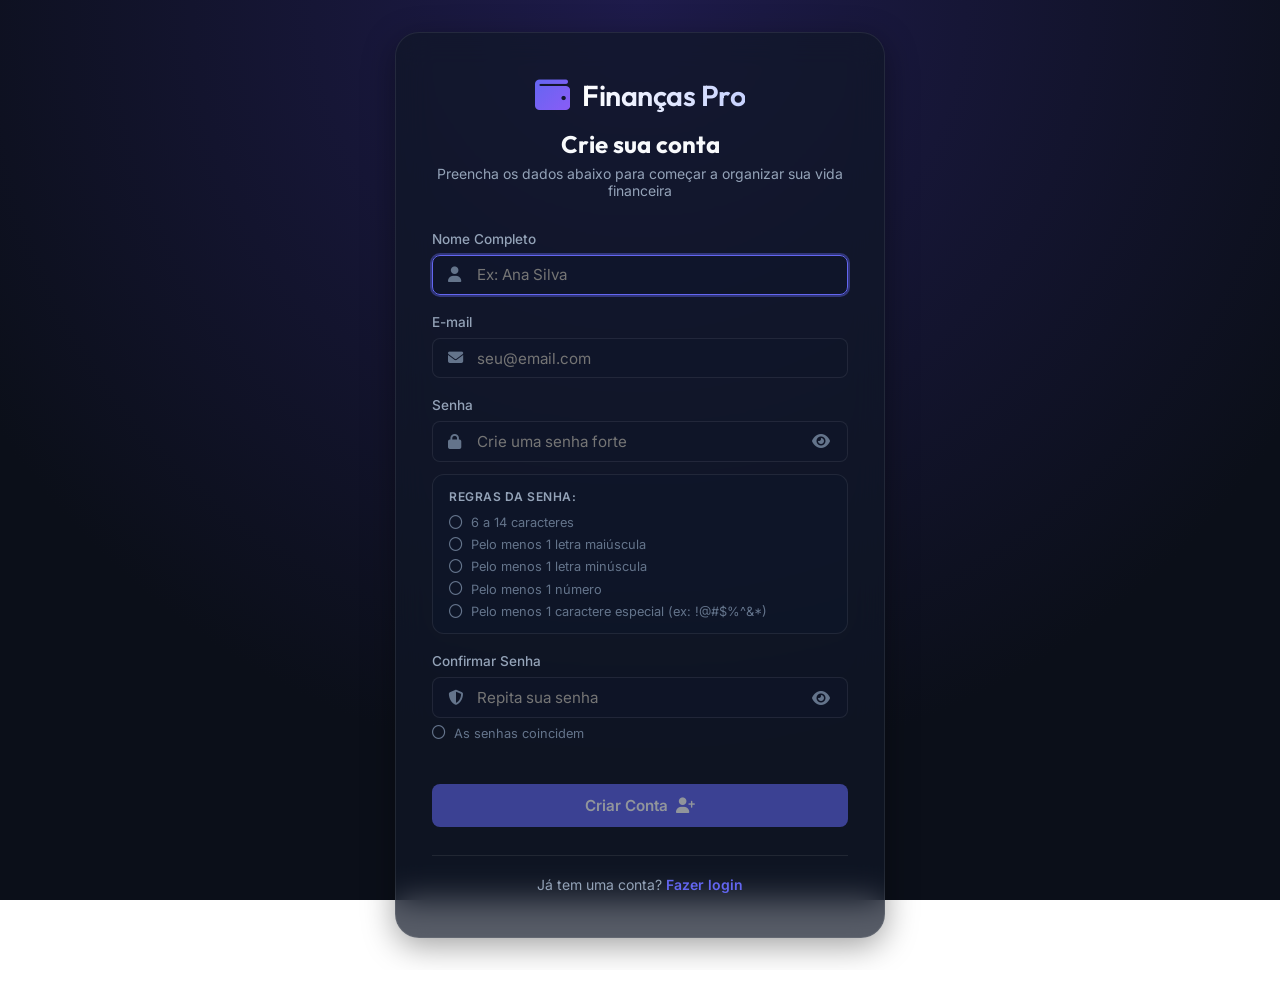
<file: templates/cadastro.html>
<!DOCTYPE html>
<html lang="pt-BR">
<head>
    <meta charset="UTF-8">
    <meta name="viewport" content="width=device-width, initial-scale=1.0">
    <meta name="description" content="Cadastre-se no Finanças Pro. Comece hoje a gerenciar seus gastos, ganhos e metas com inteligência e praticidade.">
    <title>Finanças Pro | Cadastro</title>
    <!-- Google Fonts -->
    <link rel="preconnect" href="https://fonts.googleapis.com">
    <link rel="preconnect" href="https://fonts.gstatic.com" crossorigin>
    <!-- CSS Estilos -->
    <link rel="stylesheet" href="/static/css/style.css">
    <!-- FontAwesome para ícones -->
    <link rel="stylesheet" href="https://cdnjs.cloudflare.com/ajax/libs/font-awesome/6.4.0/css/all.min.css" crossorigin="anonymous" referrerpolicy="no-referrer" />
</head>
<body>
    <div class="auth-wrapper">
        <div class="auth-card glass-panel" style="max-width: 490px;">
            <div class="auth-header">
                <a href="/login" class="auth-brand">
                    <i class="fa-solid fa-wallet brand-icon"></i>
                    <span class="brand-name">Finanças Pro</span>
                </a>
                <h1 class="auth-title">Crie sua conta</h1>
                <p class="auth-subtitle">Preencha os dados abaixo para começar a organizar sua vida financeira</p>
            </div>

            <!-- Alerta de Erro -->
            <div id="auth-error" class="auth-alert auth-alert-error" style="display: none;">
                <i class="fa-solid fa-circle-exclamation"></i>
                <div id="auth-error-text" style="flex: 1;"></div>
            </div>

            <form id="form-cadastro" onsubmit="handleCadastro(event)">
                <div class="form-group">
                    <label for="nome">Nome Completo</label>
                    <div class="input-wrapper">
                        <i class="fa-solid fa-user input-icon"></i>
                        <input
                            type="text"
                            id="nome"
                            name="nome"
                            class="input-field"
                            placeholder="Ex: Ana Silva"
                            required
                            minlength="2"
                            autocomplete="name"
                            autofocus
                            oninput="validateFormState()"
                        >
                    </div>
                </div>

                <div class="form-group">
                    <label for="email">E-mail</label>
                    <div class="input-wrapper">
                        <i class="fa-solid fa-envelope input-icon"></i>
                        <input
                            type="email"
                            id="email"
                            name="email"
                            class="input-field"
                            placeholder="seu@email.com"
                            required
                            autocomplete="email"
                            oninput="validateFormState()"
                        >
                    </div>
                </div>

                <div class="form-group">
                    <label for="senha">Senha</label>
                    <div class="input-wrapper">
                        <i class="fa-solid fa-lock input-icon"></i>
                        <input
                            type="password"
                            id="senha"
                            name="senha"
                            class="input-field"
                            placeholder="Crie uma senha forte"
                            required
                            autocomplete="new-password"
                            oninput="onPasswordInput()"
                        >
                        <button
                            type="button"
                            class="toggle-password"
                            onclick="togglePasswordVisibility('senha', this)"
                            aria-label="Mostrar ou ocultar senha"
                            title="Mostrar ou ocultar senha"
                        >
                            <i class="fa-solid fa-eye"></i>
                        </button>
                    </div>

                    <!-- Checklist em Tempo Real -->
                    <div class="password-checklist">
                        <div class="password-checklist-header">Regras da Senha:</div>
                        <div id="rule-length" class="rule-item">
                            <i class="fa-regular fa-circle"></i>
                            <span>6 a 14 caracteres</span>
                        </div>
                        <div id="rule-uppercase" class="rule-item">
                            <i class="fa-regular fa-circle"></i>
                            <span>Pelo menos 1 letra maiúscula</span>
                        </div>
                        <div id="rule-lowercase" class="rule-item">
                            <i class="fa-regular fa-circle"></i>
                            <span>Pelo menos 1 letra minúscula</span>
                        </div>
                        <div id="rule-number" class="rule-item">
                            <i class="fa-regular fa-circle"></i>
                            <span>Pelo menos 1 número</span>
                        </div>
                        <div id="rule-special" class="rule-item">
                            <i class="fa-regular fa-circle"></i>
                            <span>Pelo menos 1 caractere especial (ex: !@#$%^&*)</span>
                        </div>
                    </div>
                </div>

                <div class="form-group">
                    <label for="confirmar-senha">Confirmar Senha</label>
                    <div class="input-wrapper">
                        <i class="fa-solid fa-shield-halved input-icon"></i>
                        <input
                            type="password"
                            id="confirmar-senha"
                            name="confirmar-senha"
                            class="input-field"
                            placeholder="Repita sua senha"
                            required
                            autocomplete="new-password"
                            oninput="onPasswordInput()"
                        >
                        <button
                            type="button"
                            class="toggle-password"
                            onclick="togglePasswordVisibility('confirmar-senha', this)"
                            aria-label="Mostrar ou ocultar senha"
                            title="Mostrar ou ocultar senha"
                        >
                            <i class="fa-solid fa-eye"></i>
                        </button>
                    </div>
                    <div id="rule-match" class="rule-item" style="margin-top: 0.5rem; font-size: 0.8rem;">
                        <i class="fa-regular fa-circle"></i>
                        <span>As senhas coincidem</span>
                    </div>
                </div>

                <button type="submit" id="btn-submit" class="btn" style="margin-top: 1.5rem;" disabled>
                    <span id="btn-text">Criar Conta</span>
                    <i id="btn-icon" class="fa-solid fa-user-plus"></i>
                </button>
            </form>

            <div class="auth-footer">
                Já tem uma conta? <a href="/login">Fazer login</a>
            </div>
        </div>
    </div>

    <script>
        // Alternar visibilidade de senha
        function togglePasswordVisibility(inputId, btn) {
            const input = document.getElementById(inputId);
            const icon = btn.querySelector("i");
            if (input.type === "password") {
                input.type = "text";
                icon.classList.remove("fa-eye");
                icon.classList.add("fa-eye-slash");
            } else {
                input.type = "password";
                icon.classList.remove("fa-eye-slash");
                icon.classList.add("fa-eye");
            }
        }

        function setRuleStatus(elementId, isValid) {
            const el = document.getElementById(elementId);
            const icon = el.querySelector("i");
            if (isValid) {
                el.classList.add("valid");
                el.classList.remove("invalid");
                icon.className = "fa-solid fa-circle-check";
            } else {
                el.classList.remove("valid");
                el.classList.add("invalid");
                icon.className = "fa-regular fa-circle";
            }
        }

        // Validação em tempo real das regras da senha
        function onPasswordInput() {
            const senha = document.getElementById("senha").value;
            const confirmarSenha = document.getElementById("confirmar-senha").value;

            // 1. 6 a 14 caracteres
            const validLength = senha.length >= 6 && senha.length <= 14;
            setRuleStatus("rule-length", validLength);

            // 2. 1 maiúscula
            const validUppercase = /[A-Z]/.test(senha);
            setRuleStatus("rule-uppercase", validUppercase);

            // 3. 1 minúscula
            const validLowercase = /[a-z]/.test(senha);
            setRuleStatus("rule-lowercase", validLowercase);

            // 4. 1 número
            const validNumber = /[0-9]/.test(senha);
            setRuleStatus("rule-number", validNumber);

            // 5. 1 caractere especial
            const validSpecial = /[^a-zA-Z0-9\s]/.test(senha);
            setRuleStatus("rule-special", validSpecial);

            // Confirmação de senha
            const validMatch = senha.length > 0 && senha === confirmarSenha;
            setRuleStatus("rule-match", validMatch);

            validateFormState();
        }

        function validateFormState() {
            const nome = document.getElementById("nome").value.trim();
            const email = document.getElementById("email").value.trim();
            const senha = document.getElementById("senha").value;
            const confirmarSenha = document.getElementById("confirmar-senha").value;

            const validLength = senha.length >= 6 && senha.length <= 14;
            const validUppercase = /[A-Z]/.test(senha);
            const validLowercase = /[a-z]/.test(senha);
            const validNumber = /[0-9]/.test(senha);
            const validSpecial = /[^a-zA-Z0-9\s]/.test(senha);
            const validMatch = senha.length > 0 && senha === confirmarSenha;

            const allPasswordRulesValid = validLength && validUppercase && validLowercase && validNumber && validSpecial && validMatch;
            const basicFieldsValid = nome.length >= 2 && email.includes("@") && email.includes(".");

            const btnSubmit = document.getElementById("btn-submit");
            if (allPasswordRulesValid && basicFieldsValid) {
                btnSubmit.disabled = false;
            } else {
                btnSubmit.disabled = true;
            }
        }

        // Submissão do cadastro
        async function handleCadastro(event) {
            event.preventDefault();
            const errorBox = document.getElementById("auth-error");
            const errorText = document.getElementById("auth-error-text");
            const btnSubmit = document.getElementById("btn-submit");
            const btnText = document.getElementById("btn-text");
            const btnIcon = document.getElementById("btn-icon");

            errorBox.style.display = "none";

            const nome = document.getElementById("nome").value.trim();
            const email = document.getElementById("email").value.trim();
            const senha = document.getElementById("senha").value;
            const confirmarSenha = document.getElementById("confirmar-senha").value;

            if (senha !== confirmarSenha) {
                errorText.innerText = "A senha e a confirmação de senha não coincidem.";
                errorBox.style.display = "flex";
                return;
            }

            // Ativar loading
            btnSubmit.disabled = true;
            btnSubmit.classList.add("btn-loading");
            btnText.innerText = "Criando conta...";
            btnIcon.className = "fa-solid fa-spinner fa-spin";

            try {
                const res = await fetch("/api/auth/cadastro", {
                    method: "POST",
                    headers: { "Content-Type": "application/json" },
                    body: JSON.stringify({ nome, email, senha })
                });

                const data = await res.json();

                if (!res.ok) {
                    let msg = "Não foi possível criar sua conta.";
                    if (res.status === 409) {
                        msg = data.detail || "Este e-mail já está cadastrado no sistema.";
                    } else if (res.status === 422) {
                        if (data.errors && Array.isArray(data.errors)) {
                            msg = data.errors.map(e => e.msg.replace(/^Value error,\s*/, "")).join(" | ");
                        } else if (data.detail) {
                            msg = typeof data.detail === "string" ? data.detail : JSON.stringify(data.detail);
                        }
                    } else if (data.detail) {
                        msg = data.detail;
                    }

                    errorText.innerText = msg;
                    errorBox.style.display = "flex";
                    btnSubmit.disabled = false;
                    btnSubmit.classList.remove("btn-loading");
                    btnText.innerText = "Criar Conta";
                    btnIcon.className = "fa-solid fa-user-plus";
                    return;
                }

                // Cadastro com sucesso: já autenticado, redireciona ao dashboard
                window.location.href = "/";
            } catch (err) {
                console.error("Erro na requisição de cadastro:", err);
                errorText.innerText = "Erro ao conectar ao servidor. Tente novamente mais tarde.";
                errorBox.style.display = "flex";
                btnSubmit.disabled = false;
                btnSubmit.classList.remove("btn-loading");
                btnText.innerText = "Criar Conta";
                btnIcon.className = "fa-solid fa-user-plus";
            }
        }
    </script>
</body>
</html>
</file>
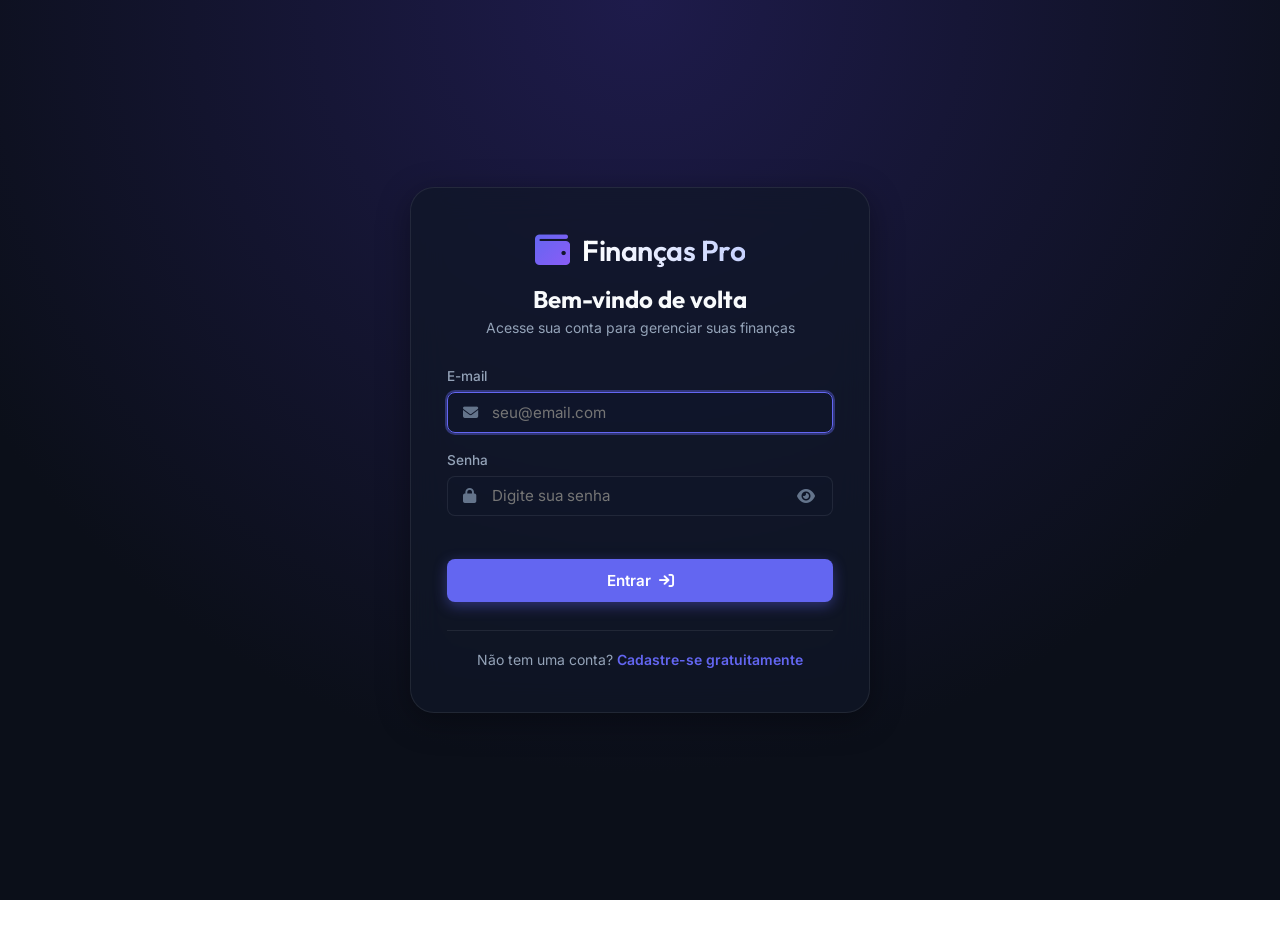
<file: templates/login.html>
<!DOCTYPE html>
<html lang="pt-BR">
<head>
    <meta charset="UTF-8">
    <meta name="viewport" content="width=device-width, initial-scale=1.0">
    <meta name="description" content="Acesse sua conta no Finanças Pro. Controle suas receitas, despesas e metas financeiras com segurança.">
    <title>Finanças Pro | Entrar</title>
    <!-- Google Fonts -->
    <link rel="preconnect" href="https://fonts.googleapis.com">
    <link rel="preconnect" href="https://fonts.gstatic.com" crossorigin>
    <!-- CSS Estilos -->
    <link rel="stylesheet" href="/static/css/style.css">
    <!-- FontAwesome para ícones -->
    <link rel="stylesheet" href="https://cdnjs.cloudflare.com/ajax/libs/font-awesome/6.4.0/css/all.min.css" crossorigin="anonymous" referrerpolicy="no-referrer" />
</head>
<body>
    <div class="auth-wrapper">
        <div class="auth-card glass-panel">
            <div class="auth-header">
                <a href="/login" class="auth-brand">
                    <i class="fa-solid fa-wallet brand-icon"></i>
                    <span class="brand-name">Finanças Pro</span>
                </a>
                <h1 class="auth-title">Bem-vindo de volta</h1>
                <p class="auth-subtitle">Acesse sua conta para gerenciar suas finanças</p>
            </div>

            <!-- Alerta de Sessão Expirada / Informação -->
            <div id="auth-info" class="auth-alert auth-alert-info" style="display: none;">
                <i class="fa-solid fa-circle-info"></i>
                <div id="auth-info-text"></div>
            </div>

            <!-- Alerta de Erro -->
            <div id="auth-error" class="auth-alert auth-alert-error" style="display: none;">
                <i class="fa-solid fa-circle-exclamation"></i>
                <div id="auth-error-text"></div>
            </div>

            <form id="form-login" onsubmit="handleLogin(event)">
                <div class="form-group">
                    <label for="email">E-mail</label>
                    <div class="input-wrapper">
                        <i class="fa-solid fa-envelope input-icon"></i>
                        <input
                            type="email"
                            id="email"
                            name="email"
                            class="input-field"
                            placeholder="seu@email.com"
                            required
                            autocomplete="email"
                            autofocus
                        >
                    </div>
                </div>

                <div class="form-group">
                    <label for="senha">Senha</label>
                    <div class="input-wrapper">
                        <i class="fa-solid fa-lock input-icon"></i>
                        <input
                            type="password"
                            id="senha"
                            name="senha"
                            class="input-field"
                            placeholder="Digite sua senha"
                            required
                            autocomplete="current-password"
                        >
                        <button
                            type="button"
                            class="toggle-password"
                            onclick="togglePasswordVisibility('senha', this)"
                            aria-label="Mostrar ou ocultar senha"
                            title="Mostrar ou ocultar senha"
                        >
                            <i class="fa-solid fa-eye"></i>
                        </button>
                    </div>
                </div>

                <button type="submit" id="btn-submit" class="btn" style="margin-top: 1.5rem;">
                    <span id="btn-text">Entrar</span>
                    <i id="btn-icon" class="fa-solid fa-arrow-right-to-bracket"></i>
                </button>
            </form>

            <div class="auth-footer">
                Não tem uma conta? <a href="/cadastro">Cadastre-se gratuitamente</a>
            </div>
        </div>
    </div>

    <script>
        // Checar mensagem de sessão expirada ou aviso armazenado
        document.addEventListener("DOMContentLoaded", () => {
            const urlParams = new URLSearchParams(window.location.search);
            const expiredParam = urlParams.get("expired");
            const storedMsg = sessionStorage.getItem("auth_message");

            if (expiredParam || storedMsg) {
                const infoBox = document.getElementById("auth-info");
                const infoText = document.getElementById("auth-info-text");
                infoText.innerText = storedMsg || "Sua sessão expirou. Por favor, entre novamente.";
                infoBox.style.display = "flex";
                sessionStorage.removeItem("auth_message");
            }
        });

        // Alternar visibilidade de senha
        function togglePasswordVisibility(inputId, btn) {
            const input = document.getElementById(inputId);
            const icon = btn.querySelector("i");
            if (input.type === "password") {
                input.type = "text";
                icon.classList.remove("fa-eye");
                icon.classList.add("fa-eye-slash");
            } else {
                input.type = "password";
                icon.classList.remove("fa-eye-slash");
                icon.classList.add("fa-eye");
            }
        }

        // Submeter login
        async function handleLogin(event) {
            event.preventDefault();
            const errorBox = document.getElementById("auth-error");
            const errorText = document.getElementById("auth-error-text");
            const btnSubmit = document.getElementById("btn-submit");
            const btnText = document.getElementById("btn-text");
            const btnIcon = document.getElementById("btn-icon");

            errorBox.style.display = "none";

            const email = document.getElementById("email").value.trim();
            const senha = document.getElementById("senha").value;

            // Ativar loading
            btnSubmit.disabled = true;
            btnSubmit.classList.add("btn-loading");
            btnText.innerText = "Entrando...";
            btnIcon.className = "fa-solid fa-spinner fa-spin";

            try {
                const res = await fetch("/api/auth/login", {
                    method: "POST",
                    headers: { "Content-Type": "application/json" },
                    body: JSON.stringify({ email, senha })
                });

                const data = await res.json();

                if (!res.ok) {
                    // Erro genérico conforme especificação
                    const msg = (res.status === 401)
                        ? "E-mail ou senha inválidos"
                        : (data.detail || "Ocorreu um erro ao realizar o login.");
                    errorText.innerText = msg;
                    errorBox.style.display = "flex";
                    btnSubmit.disabled = false;
                    btnSubmit.classList.remove("btn-loading");
                    btnText.innerText = "Entrar";
                    btnIcon.className = "fa-solid fa-arrow-right-to-bracket";
                    return;
                }

                // Sucesso: redireciona para o dashboard
                window.location.href = "/";
            } catch (err) {
                console.error("Erro na requisição de login:", err);
                errorText.innerText = "Não foi possível conectar ao servidor. Tente novamente.";
                errorBox.style.display = "flex";
                btnSubmit.disabled = false;
                btnSubmit.classList.remove("btn-loading");
                btnText.innerText = "Entrar";
                btnIcon.className = "fa-solid fa-arrow-right-to-bracket";
            }
        }
    </script>
</body>
</html>
</file>
<file: static/css/style.css>
@import url('https://fonts.googleapis.com/css2?family=Inter:wght@300;400;500;600;700&family=Outfit:wght@400;500;600;700;800&display=swap');

:root {
    --bg-gradient-start: #0b0f19;
    --bg-gradient-end: #1e1b4b;
    --card-bg: rgba(17, 24, 39, 0.7);
    --card-border: rgba(255, 255, 255, 0.08);
    --card-hover-border: rgba(99, 102, 241, 0.3);
    
    --text-primary: #f8fafc;
    --text-secondary: #94a3b8;
    --text-muted: #64748b;
    
    --primary: #6366f1;
    --primary-hover: #4f46e5;
    --primary-glow: rgba(99, 102, 241, 0.4);
    
    --success: #10b981;
    --success-gradient: linear-gradient(135deg, #10b981 0%, #059669 100%);
    --danger: #f43f5e;
    --danger-gradient: linear-gradient(135deg, #f43f5e 0%, #e11d48 100%);
    
    --purple: #8b5cf6;
    --purple-gradient: linear-gradient(135deg, #8b5cf6 0%, #7c3aed 100%);
    
    --transition-smooth: all 0.3s cubic-bezier(0.4, 0, 0.2, 1);
}

* {
    margin: 0;
    padding: 0;
    box-sizing: border-box;
    font-family: 'Inter', sans-serif;
}

body {
    background: radial-gradient(circle at 50% 0%, var(--bg-gradient-end) 0%, var(--bg-gradient-start) 70%);
    background-attachment: fixed;
    color: var(--text-primary);
    min-height: 100vh;
    padding-bottom: 2rem;
    overflow-x: hidden;
}

h1, h2, h3, h4, .brand-name {
    font-family: 'Outfit', sans-serif;
    font-weight: 600;
}

/* Glassmorphism utility */
.glass-panel {
    background: var(--card-bg);
    backdrop-filter: blur(16px);
    -webkit-backdrop-filter: blur(16px);
    border: 1px solid var(--card-border);
    border-radius: 16px;
    box-shadow: 0 8px 32px 0 rgba(0, 0, 0, 0.37);
    transition: var(--transition-smooth);
}

.glass-panel:hover {
    border-color: var(--card-hover-border);
    box-shadow: 0 12px 40px 0 rgba(99, 102, 241, 0.1);
}

/* Layout container */
.container {
    max-width: 1300px;
    margin: 0 auto;
    padding: 1.5rem;
}

/* Header styles */
header {
    display: flex;
    justify-content: space-between;
    align-items: center;
    margin-bottom: 2rem;
    padding: 1.5rem;
}

.brand {
    display: flex;
    align-items: center;
    gap: 0.75rem;
}

.brand-icon {
    font-size: 2.2rem;
    background: linear-gradient(135deg, var(--primary) 0%, var(--purple) 100%);
    -webkit-background-clip: text;
    -webkit-text-fill-color: transparent;
}

.brand-name {
    font-size: 1.8rem;
    letter-spacing: -0.5px;
    background: linear-gradient(to right, #ffffff, #c7d2fe);
    -webkit-background-clip: text;
    -webkit-text-fill-color: transparent;
}

.period-picker {
    display: flex;
    align-items: center;
    gap: 0.5rem;
}

.header-actions {
    display: flex;
    align-items: center;
    gap: 1.5rem;
    flex-wrap: wrap;
}

.user-nav {
    display: flex;
    align-items: center;
    gap: 1rem;
    padding-left: 1.5rem;
    border-left: 1px solid var(--card-border);
}

.user-greeting {
    display: flex;
    align-items: center;
    gap: 0.5rem;
    font-size: 0.95rem;
    color: var(--text-primary);
}

.user-icon {
    color: var(--primary);
    font-size: 1.25rem;
}

.btn-logout {
    display: inline-flex;
    align-items: center;
    gap: 0.45rem;
    background: rgba(244, 63, 94, 0.12);
    color: #fb7185;
    border: 1px solid rgba(244, 63, 94, 0.25);
    padding: 0.5rem 0.9rem;
    border-radius: 8px;
    font-size: 0.85rem;
    font-weight: 600;
    cursor: pointer;
    transition: var(--transition-smooth);
}

.btn-logout:hover {
    background: rgba(244, 63, 94, 0.22);
    border-color: rgba(244, 63, 94, 0.4);
    color: #ffffff;
    transform: translateY(-1px);
    box-shadow: 0 4px 12px rgba(244, 63, 94, 0.25);
}


.input-field {
    background: rgba(15, 23, 42, 0.6);
    border: 1px solid var(--card-border);
    color: var(--text-primary);
    padding: 0.6rem 1rem;
    border-radius: 8px;
    outline: none;
    transition: var(--transition-smooth);
}

.input-field:focus {
    border-color: var(--primary);
    box-shadow: 0 0 0 2px var(--primary-glow);
}

/* Summary Grid */
.summary-grid {
    display: grid;
    grid-template-columns: repeat(auto-fit, minmax(300px, 1fr));
    gap: 1.5rem;
    margin-bottom: 2rem;
}

.summary-card {
    padding: 1.75rem;
    position: relative;
    overflow: hidden;
    display: flex;
    align-items: center;
    justify-content: space-between;
}

.summary-info h3 {
    font-size: 0.9rem;
    text-transform: uppercase;
    letter-spacing: 1px;
    color: var(--text-secondary);
    margin-bottom: 0.5rem;
}

.summary-info .value {
    font-size: 2.2rem;
    font-weight: 700;
    font-family: 'Outfit', sans-serif;
}

.summary-icon {
    width: 56px;
    height: 56px;
    border-radius: 12px;
    display: flex;
    align-items: center;
    justify-content: center;
    font-size: 1.8rem;
}

.card-receitas .summary-icon {
    background: rgba(16, 185, 129, 0.15);
    color: var(--success);
    border: 1px solid rgba(16, 185, 129, 0.2);
}
.card-receitas .value { color: var(--success); }

.card-despesas .summary-icon {
    background: rgba(244, 63, 94, 0.15);
    color: var(--danger);
    border: 1px solid rgba(244, 63, 94, 0.2);
}
.card-despesas .value { color: var(--danger); }

.card-saldo .summary-icon {
    background: rgba(139, 92, 246, 0.15);
    color: var(--purple);
    border: 1px solid rgba(139, 92, 246, 0.2);
}
.card-saldo .value {
    background: linear-gradient(to right, #ffffff, #e2e8f0);
    -webkit-background-clip: text;
    -webkit-text-fill-color: transparent;
}

/* Main Dashboard Content Layout */
.dashboard-grid {
    display: grid;
    grid-template-columns: 1fr 1fr;
    gap: 1.5rem;
}

@media (max-width: 1024px) {
    .dashboard-grid {
        grid-template-columns: 1fr;
    }
}

/* Card panel styles */
.panel {
    padding: 1.5rem;
    margin-bottom: 1.5rem;
}

.panel-header {
    display: flex;
    justify-content: space-between;
    align-items: center;
    margin-bottom: 1.5rem;
    border-bottom: 1px solid var(--card-border);
    padding-bottom: 0.75rem;
}

.panel-header h2 {
    font-size: 1.25rem;
    color: var(--text-primary);
}

.tab-btn-group {
    display: flex;
    background: rgba(15, 23, 42, 0.5);
    padding: 0.25rem;
    border-radius: 8px;
    border: 1px solid var(--card-border);
}

.tab-btn {
    background: transparent;
    border: none;
    color: var(--text-secondary);
    padding: 0.4rem 1rem;
    border-radius: 6px;
    cursor: pointer;
    font-size: 0.85rem;
    font-weight: 500;
    transition: var(--transition-smooth);
}

.tab-btn.active {
    background: var(--primary);
    color: #ffffff;
    box-shadow: 0 4px 12px var(--primary-glow);
}

/* Forms styling */
.form-group {
    margin-bottom: 1.2rem;
}

.form-group label {
    display: block;
    font-size: 0.85rem;
    color: var(--text-secondary);
    margin-bottom: 0.5rem;
    font-weight: 500;
}

.form-row {
    display: grid;
    grid-template-columns: 1fr 1fr;
    gap: 1rem;
}

select.input-field {
    width: 100%;
    cursor: pointer;
    appearance: none;
    background-image: url("data:image/svg+xml,%3Csvg xmlns='http://www.w3.org/2000/svg' fill='none' viewBox='0 0 24 24' stroke='%2394a3b8'%3E%3Cpath stroke-linecap='round' stroke-linejoin='round' stroke-width='2' d='M19 9l-7 7-7-7'/%3E%3C/svg%3E");
    background-repeat: no-repeat;
    background-position: right 0.75rem center;
    background-size: 1rem;
    padding-right: 2.5rem;
}

.btn {
    display: inline-flex;
    align-items: center;
    justify-content: center;
    gap: 0.5rem;
    background: var(--primary);
    color: #ffffff;
    border: none;
    padding: 0.75rem 1.5rem;
    border-radius: 8px;
    font-weight: 600;
    font-size: 0.95rem;
    cursor: pointer;
    width: 100%;
    transition: var(--transition-smooth);
    box-shadow: 0 4px 14px var(--primary-glow);
}

.btn:hover {
    background: var(--primary-hover);
    transform: translateY(-2px);
    box-shadow: 0 6px 20px var(--primary-glow);
}

.btn-secondary {
    background: transparent;
    border: 1px solid var(--card-border);
    color: var(--text-secondary);
    box-shadow: none;
}

.btn-secondary:hover {
    background: rgba(255, 255, 255, 0.05);
    border-color: var(--text-secondary);
    color: var(--text-primary);
    transform: none;
    box-shadow: none;
}

/* Goals (Metas) Styling */
.goals-list {
    display: flex;
    flex-direction: column;
    gap: 1.25rem;
}

.goal-card {
    padding: 1.25rem;
    background: rgba(255, 255, 255, 0.02);
    border: 1px solid rgba(255, 255, 255, 0.04);
    border-radius: 12px;
}

.goal-info {
    display: flex;
    justify-content: space-between;
    align-items: center;
    margin-bottom: 0.75rem;
}

.goal-name h4 {
    font-size: 1rem;
    font-weight: 600;
}

.goal-name .deadline {
    font-size: 0.75rem;
    color: var(--text-muted);
}

.goal-values {
    text-align: right;
    font-size: 0.9rem;
    font-weight: 500;
}

.goal-values .current {
    color: var(--purple);
}

.goal-progress-container {
    display: flex;
    align-items: center;
    gap: 1rem;
}

.goal-bar-bg {
    flex-grow: 1;
    height: 10px;
    background: rgba(255, 255, 255, 0.1);
    border-radius: 5px;
    overflow: hidden;
}

.goal-bar-fill {
    height: 100%;
    background: var(--purple-gradient);
    border-radius: 5px;
    width: 0%;
    transition: width 1s ease-out;
}

.goal-pct {
    font-size: 0.85rem;
    font-weight: 700;
    color: var(--text-secondary);
    width: 45px;
    text-align: right;
}

.goal-actions {
    display: flex;
    gap: 0.5rem;
    margin-top: 0.75rem;
    justify-content: flex-end;
}

.btn-mini {
    padding: 0.3rem 0.6rem;
    font-size: 0.75rem;
    border-radius: 6px;
    width: auto;
}

/* Chart container */
.chart-container {
    height: 300px;
    position: relative;
    display: flex;
    justify-content: center;
    align-items: center;
}

/* Transactions Table */
.transactions-table-wrapper {
    overflow-x: auto;
    max-height: 400px;
    overflow-y: auto;
}

table {
    width: 100%;
    border-collapse: collapse;
    text-align: left;
}

th, td {
    padding: 0.9rem 1rem;
    font-size: 0.9rem;
}

th {
    color: var(--text-secondary);
    font-weight: 600;
    border-bottom: 1px solid var(--card-border);
    position: sticky;
    top: 0;
    background: #0f1322;
    z-index: 1;
}

tr {
    border-bottom: 1px solid rgba(255, 255, 255, 0.03);
    transition: var(--transition-smooth);
}

tr:hover {
    background: rgba(255, 255, 255, 0.02);
}

td.type-receita {
    color: var(--success);
    font-weight: 600;
}

td.type-despesa {
    color: var(--danger);
    font-weight: 600;
}

.delete-btn {
    background: transparent;
    border: none;
    color: var(--text-muted);
    cursor: pointer;
    padding: 0.25rem;
    border-radius: 4px;
    transition: var(--transition-smooth);
}

.delete-btn:hover {
    color: var(--danger);
    background: rgba(244, 63, 94, 0.1);
}

/* Modal styles (used for progress input) */
.modal {
    display: none;
    position: fixed;
    z-index: 100;
    left: 0;
    top: 0;
    width: 100%;
    height: 100%;
    background-color: rgba(0, 0, 0, 0.6);
    backdrop-filter: blur(8px);
    align-items: center;
    justify-content: center;
}

.modal-content {
    width: 90%;
    max-width: 450px;
    padding: 2rem;
    animation: modalFadeIn 0.3s ease-out;
}

@keyframes modalFadeIn {
    from {
        transform: translateY(20px);
        opacity: 0;
    }
    to {
        transform: translateY(0);
        opacity: 1;
    }
}

.modal-title {
    font-size: 1.25rem;
    margin-bottom: 1.25rem;
}

.modal-actions {
    display: flex;
    gap: 1rem;
    margin-top: 1.5rem;
}

/* No data states */
.empty-state {
    display: flex;
    flex-direction: column;
    align-items: center;
    justify-content: center;
    padding: 3rem 1.5rem;
    color: var(--text-muted);
    text-align: center;
}

.empty-state-icon {
    font-size: 3rem;
    margin-bottom: 1rem;
    opacity: 0.5;
}

/* Notifications toast */
.toast-container {
    position: fixed;
    bottom: 2rem;
    right: 2rem;
    z-index: 1000;
    display: flex;
    flex-direction: column;
    gap: 0.75rem;
}

.toast {
    padding: 1rem 1.5rem;
    border-radius: 10px;
    background: rgba(30, 41, 59, 0.9);
    backdrop-filter: blur(8px);
    border: 1px solid var(--card-border);
    color: var(--text-primary);
    box-shadow: 0 10px 25px rgba(0,0,0,0.3);
    min-width: 250px;
    display: flex;
    align-items: center;
    justify-content: space-between;
    animation: slideIn 0.3s cubic-bezier(0.4, 0, 0.2, 1);
}

.toast-success {
    border-left: 4px solid var(--success);
}

.toast-error {
    border-left: 4px solid var(--danger);
}

@keyframes slideIn {
    from { transform: translateX(100%); opacity: 0; }
    to { transform: translateX(0); opacity: 1; }
}

/* Skeletons and Spinners styles */
.skeleton {
    background: linear-gradient(90deg, rgba(255,255,255,0.03) 25%, rgba(255,255,255,0.08) 50%, rgba(255,255,255,0.03) 75%);
    background-size: 200% 100%;
    animation: skeleton-loading 1.5s infinite;
    border-radius: 6px;
    display: inline-block;
}

@keyframes skeleton-loading {
    0% { background-position: 200% 0; }
    100% { background-position: -200% 0; }
}

.skeleton-text {
    height: 1.2rem;
    width: 100%;
}

.skeleton-value {
    height: 2.2rem;
    width: 80%;
}

.skeleton-card {
    padding: 1.25rem;
    background: rgba(255, 255, 255, 0.01);
    border: 1px solid rgba(255, 255, 255, 0.02);
    border-radius: 12px;
    display: flex;
    flex-direction: column;
    gap: 0.75rem;
}

.spinner {
    width: 36px;
    height: 36px;
    border: 3px solid rgba(255, 255, 255, 0.1);
    border-top: 3px solid var(--primary);
    border-radius: 50%;
    animation: spin 0.8s linear infinite;
}

@keyframes spin {
    0% { transform: rotate(0deg); }
    100% { transform: rotate(360deg); }
}

.error-pane {
    display: flex;
    flex-direction: column;
    align-items: center;
    justify-content: center;
    padding: 2.5rem 1.5rem;
    text-align: center;
    border: 1px dashed rgba(244, 63, 94, 0.25);
    border-radius: 12px;
    background: rgba(244, 63, 94, 0.03);
    margin: 1rem 0;
}

.error-pane i {
    font-size: 2.2rem;
    color: var(--danger);
    margin-bottom: 0.75rem;
}

.error-pane h4 {
    font-size: 1rem;
    color: var(--text-primary);
    margin-bottom: 0.25rem;
}

.error-pane p {
    font-size: 0.8rem;
    color: var(--text-secondary);
    margin-bottom: 1rem;
}

/* ==========================================================================
   AUTHENTICATION STYLES (Login & Cadastro)
   ========================================================================== */
.auth-wrapper {
    min-height: 100vh;
    display: flex;
    align-items: center;
    justify-content: center;
    padding: 2rem 1.5rem;
    position: relative;
    overflow: hidden;
}

.auth-card {
    width: 100%;
    max-width: 460px;
    padding: 2.75rem 2.25rem;
    border-radius: 24px;
    position: relative;
    z-index: 2;
    animation: authFadeIn 0.4s cubic-bezier(0.16, 1, 0.3, 1);
}

@keyframes authFadeIn {
    from {
        opacity: 0;
        transform: translateY(16px) scale(0.98);
    }
    to {
        opacity: 1;
        transform: translateY(0) scale(1);
    }
}

.auth-header {
    text-align: center;
    margin-bottom: 2rem;
}

.auth-brand {
    display: inline-flex;
    align-items: center;
    gap: 0.75rem;
    margin-bottom: 1rem;
    text-decoration: none;
}

.auth-title {
    font-size: 1.5rem;
    font-weight: 700;
    color: var(--text-primary);
    margin-bottom: 0.35rem;
}

.auth-subtitle {
    font-size: 0.875rem;
    color: var(--text-secondary);
}

/* Input with icon & password toggle */
.input-wrapper {
    position: relative;
    display: flex;
    align-items: center;
}

.input-icon {
    position: absolute;
    left: 1rem;
    color: var(--text-muted);
    font-size: 0.95rem;
    pointer-events: none;
    transition: var(--transition-smooth);
}

.input-wrapper .input-field {
    width: 100%;
    padding-left: 2.75rem;
    padding-right: 2.75rem;
    font-size: 0.95rem;
}

.input-wrapper .input-field:focus ~ .input-icon {
    color: var(--primary);
}

.toggle-password {
    position: absolute;
    right: 0.75rem;
    background: transparent;
    border: none;
    color: var(--text-muted);
    font-size: 1rem;
    cursor: pointer;
    padding: 0.4rem;
    border-radius: 6px;
    display: flex;
    align-items: center;
    justify-content: center;
    transition: var(--transition-smooth);
}

.toggle-password:hover {
    color: var(--text-primary);
    background: rgba(255, 255, 255, 0.05);
}

/* Password Rules Checklist */
.password-checklist {
    background: rgba(15, 23, 42, 0.55);
    border: 1px solid var(--card-border);
    border-radius: 12px;
    padding: 0.9rem 1rem;
    margin-top: 0.75rem;
    display: flex;
    flex-direction: column;
    gap: 0.45rem;
    transition: var(--transition-smooth);
}

.password-checklist-header {
    font-size: 0.75rem;
    font-weight: 600;
    text-transform: uppercase;
    letter-spacing: 0.5px;
    color: var(--text-secondary);
    margin-bottom: 0.25rem;
}

.rule-item {
    display: flex;
    align-items: center;
    gap: 0.5rem;
    font-size: 0.8rem;
    color: var(--text-muted);
    transition: var(--transition-smooth);
}

.rule-item i {
    font-size: 0.85rem;
    transition: var(--transition-smooth);
}

.rule-item.valid {
    color: var(--success);
}

.rule-item.valid i {
    color: var(--success);
}

.rule-item.invalid i {
    color: var(--text-muted);
}

/* Auth Alerts */
.auth-alert {
    display: flex;
    align-items: flex-start;
    gap: 0.75rem;
    padding: 0.85rem 1rem;
    border-radius: 10px;
    font-size: 0.875rem;
    margin-bottom: 1.25rem;
    animation: alertSlideDown 0.3s ease;
}

@keyframes alertSlideDown {
    from {
        opacity: 0;
        transform: translateY(-8px);
    }
    to {
        opacity: 1;
        transform: translateY(0);
    }
}

.auth-alert-error {
    background: rgba(244, 63, 94, 0.12);
    border: 1px solid rgba(244, 63, 94, 0.3);
    color: #fecdd3;
}

.auth-alert-error i {
    color: var(--danger);
    font-size: 1.1rem;
    margin-top: 0.1rem;
}

.auth-alert-info {
    background: rgba(99, 102, 241, 0.12);
    border: 1px solid rgba(99, 102, 241, 0.3);
    color: #c7d2fe;
}

.auth-alert-info i {
    color: var(--primary);
    font-size: 1.1rem;
    margin-top: 0.1rem;
}

.auth-footer {
    text-align: center;
    margin-top: 1.75rem;
    padding-top: 1.25rem;
    border-top: 1px solid var(--card-border);
    font-size: 0.875rem;
    color: var(--text-secondary);
}

.auth-footer a {
    color: var(--primary);
    text-decoration: none;
    font-weight: 600;
    transition: var(--transition-smooth);
}

.auth-footer a:hover {
    color: #818cf8;
    text-decoration: underline;
}

.btn:disabled {
    opacity: 0.55;
    cursor: not-allowed;
    transform: none !important;
    box-shadow: none !important;
}

.btn-loading i {
    animation: spin 0.8s linear infinite;
}

@keyframes spin {
    to { transform: rotate(360deg); }
}
</file>
